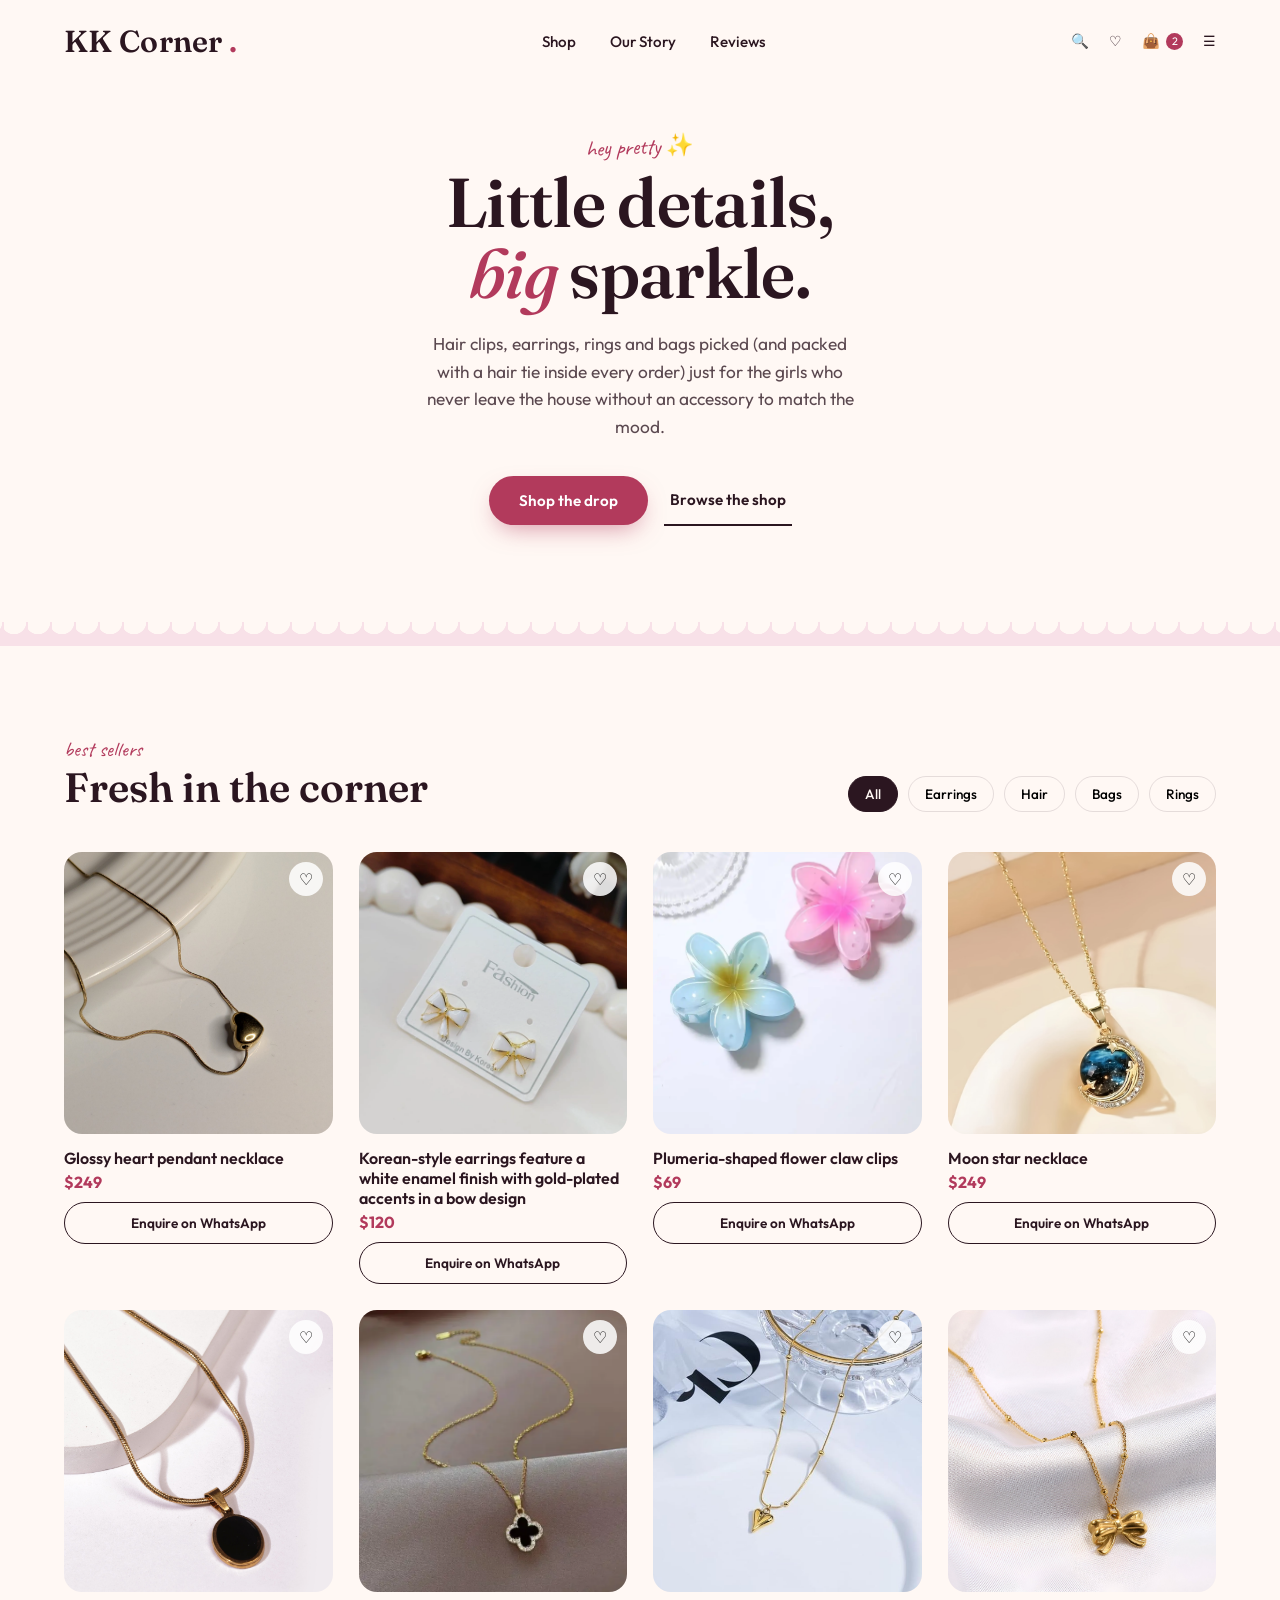
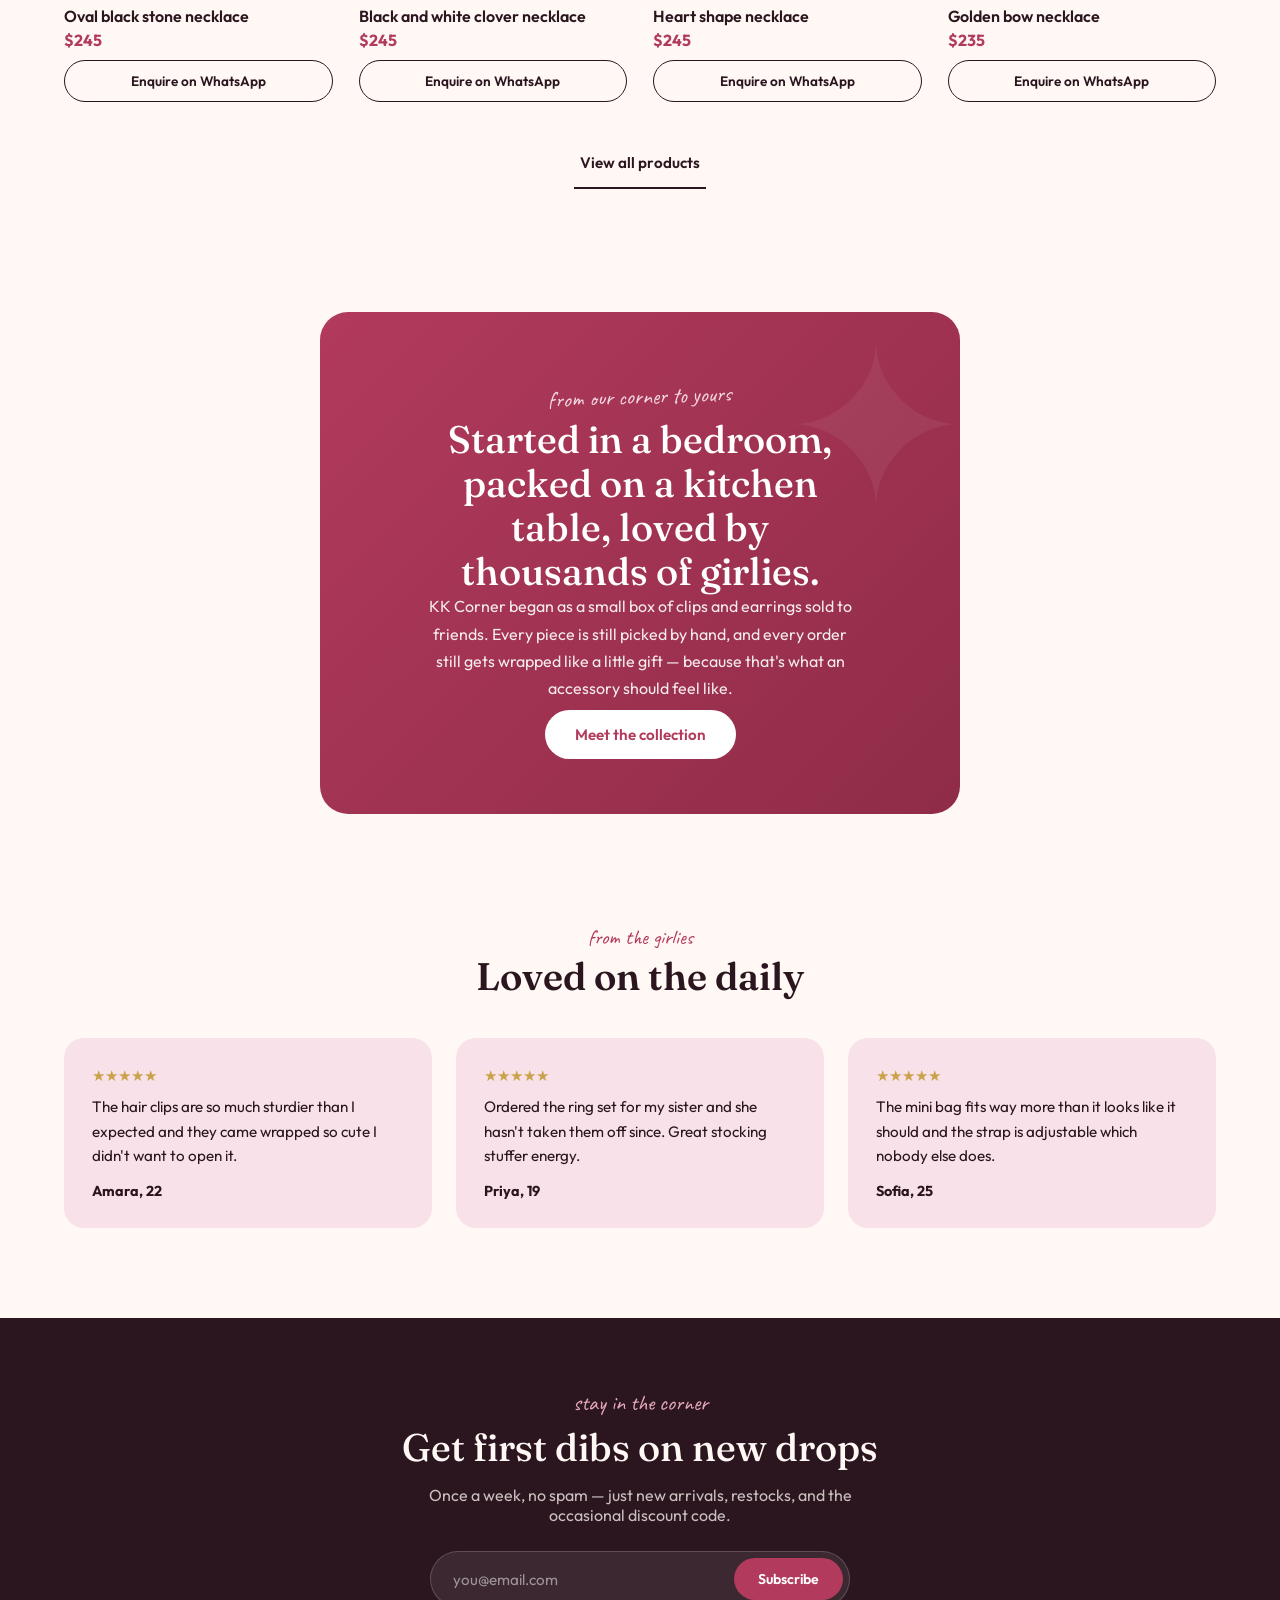
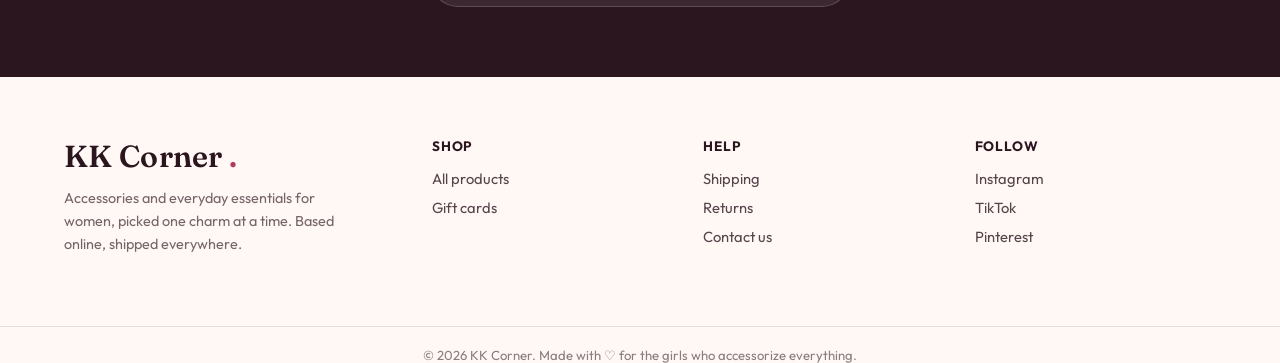
<file: index.html>
<!DOCTYPE html>
<html lang="en">
<head>
<meta charset="UTF-8">
<meta name="viewport" content="width=device-width, initial-scale=1.0">
<title>KK Corner — Little Details, Big Sparkle</title>
<link rel="preconnect" href="https://fonts.googleapis.com">
<link href="https://fonts.googleapis.com/css2?family=Fraunces:ital,opsz,wght@0,9..144,300;0,9..144,500;0,9..144,600;1,9..144,500&family=Outfit:wght@300;400;500;600;700&family=Caveat:wght@600;700&family=Dancing+Script:wght@600;700&display=swap" rel="stylesheet">
<link rel="stylesheet" href="style.css">
</head>
<body>

  <header>
    <div class="logo">KK Corner<span class="dot">.</span></div>
    <nav>
      <ul>
        <li><a href="#shop">Shop</a></li>
        <li><a href="#story">Our Story</a></li>
        <li><a href="#reviews">Reviews</a></li>
      </ul>
    </nav>
    <div class="head-icons">
      <button aria-label="Search">🔍</button>
      <button aria-label="Wishlist">♡</button>
      <button aria-label="Bag">👜 <span class="bag-count">2</span></button>
      <button class="menu-toggle" aria-label="Menu">☰</button>
    </div>
  </header>

  <section class="hero">
    <div>
      <span class="hero-eyebrow">hey pretty ✨</span>
      <h1>Little details,<br><em>big</em> sparkle.</h1>
      <p>Hair clips, earrings, rings and bags picked (and packed with a hair tie inside every order) just for the girls who never leave the house without an accessory to match the mood.</p>
      <div class="hero-ctas">
        <a href="#shop" class="btn-primary">Shop the drop</a>
        <a href="#shop" class="btn-ghost">Browse the shop</a>
      </div>
    </div>
  </section>

  <div class="scallop"></div>

  <section class="shop" id="shop">
    <div class="shop-top">
      <div>
        <span class="kicker">best sellers</span>
        <h2>Fresh in the corner</h2>
      </div>
      <div class="filter-pills">
        <button class="pill active">All</button>
        <button class="pill">Earrings</button>
        <button class="pill">Hair</button>
        <button class="pill">Bags</button>
        <button class="pill">Rings</button>
      </div>
    </div>

    <div class="grid" id="productGrid">
      <p style="opacity:0.6;">Loading products…</p>
    </div>

    <div class="shop-more">
      <a href="#" class="btn-ghost">View all products</a>
    </div>
  </section>

  <section class="story" id="story">
    <div>
      <span class="hero-eyebrow" style="color:#F3D9E3;">from our corner to yours</span>
      <h2>Started in a bedroom, packed on a kitchen table, loved by thousands of girlies.</h2>
      <p>KK Corner began as a small box of clips and earrings sold to friends. Every piece is still picked by hand, and every order still gets wrapped like a little gift — because that's what an accessory should feel like.</p>
      <a href="#shop" class="btn-primary">Meet the collection</a>
    </div>
  </section>

  <section class="reviews" id="reviews">
    <div class="section-head">
      <span class="kicker">from the girlies</span>
      <h2>Loved on the daily</h2>
    </div>
    <div class="review-row">
      <div class="review-card">
        <div class="stars">★★★★★</div>
        <p>The hair clips are so much sturdier than I expected and they came wrapped so cute I didn't want to open it.</p>
        <div class="review-name">Amara, 22</div>
      </div>
      <div class="review-card">
        <div class="stars">★★★★★</div>
        <p>Ordered the ring set for my sister and she hasn't taken them off since. Great stocking stuffer energy.</p>
        <div class="review-name">Priya, 19</div>
      </div>
      <div class="review-card">
        <div class="stars">★★★★★</div>
        <p>The mini bag fits way more than it looks like it should and the strap is adjustable which nobody else does.</p>
        <div class="review-name">Sofia, 25</div>
      </div>
    </div>
  </section>

  <section class="newsletter">
    <span class="kicker">stay in the corner</span>
    <h2>Get first dibs on new drops</h2>
    <p>Once a week, no spam — just new arrivals, restocks, and the occasional discount code.</p>
    <form class="sub-form" onsubmit="event.preventDefault(); this.querySelector('button').textContent='Subscribed ♡';">
      <input type="email" placeholder="you@email.com" required>
      <button type="submit">Subscribe</button>
    </form>
  </section>

  <footer>
    <div>
      <div class="logo">KK Corner<span class="dot">.</span></div>
      <p>Accessories and everyday essentials for women, picked one charm at a time. Based online, shipped everywhere.</p>
    </div>
    <div>
      <h4>Shop</h4>
      <ul>
        <li><a href="#shop">All products</a></li>
        <li><a href="#">Gift cards</a></li>
      </ul>
    </div>
    <div>
      <h4>Help</h4>
      <ul>
        <li><a href="#">Shipping</a></li>
        <li><a href="#">Returns</a></li>
        <li><a href="#">Contact us</a></li>
      </ul>
    </div>
    <div>
      <h4>Follow</h4>
      <ul>
        <li><a href="#">Instagram</a></li>
        <li><a href="#">TikTok</a></li>
        <li><a href="#">Pinterest</a></li>
      </ul>
    </div>
  </footer>
  <div class="foot-bottom">© 2026 KK Corner. Made with ♡ for the girls who accessorize everything.</div>

  <script>
    let ALL_PRODUCTS = [];

    function money(n){ return '$' + Number(n).toFixed(0); }

    function cardHTML(p){
      const bg = p.gradient || 'linear-gradient(135deg,#F8E1E8,#E8A9BB)';
      const img = p.image
        ? `<img src="${p.image}" alt="${p.name}" style="width:100%;height:100%;object-fit:cover;">`
        : (p.emoji || '✨');
      const tag = p.tag ? `<span class="tag">${p.tag}</span>` : '';
      const was = p.wasPrice ? `<span class="was">${money(p.wasPrice)}</span>` : '';
      const waNumber = '9779816277829';
      const waText = encodeURIComponent(`Hi! I'm interested in this product: ${p.name} (${money(p.price)}). Could you tell me more about it?`);
      const waLink = `https://wa.me/${waNumber}?text=${waText}`;
      return `
        <div class="card">
          <a href="product.html?id=${encodeURIComponent(p.id)}">
            <div class="card-media" style="background:${bg};">
              ${tag}
              <button class="fav" aria-label="Save" onclick="event.preventDefault()">♡</button>
              ${img}
            </div>
            <h3>${p.name}</h3>
          </a>
          <div class="price">${money(p.price)} ${was}</div>
          <a href="${waLink}" target="_blank" rel="noopener" class="add-btn" style="display:block; text-align:center;">Enquire on WhatsApp</a>
        </div>`;
    }

    function renderProducts(list){
      const grid = document.getElementById('productGrid');
      if(!list.length){
        grid.innerHTML = '<p style="opacity:0.6;">No products yet — add some from the admin page.</p>';
        return;
      }
      grid.innerHTML = list.map(cardHTML).join('');
    }

    function setupFilters(){
      const pills = document.querySelectorAll('.filter-pills .pill');
      pills.forEach(pill => {
        pill.addEventListener('click', () => {
          pills.forEach(p => p.classList.remove('active'));
          pill.classList.add('active');
          const cat = pill.textContent.trim();
          if(cat === 'All'){
            renderProducts(ALL_PRODUCTS);
          } else {
            renderProducts(ALL_PRODUCTS.filter(p => (p.category || '').toLowerCase().includes(cat.toLowerCase())));
          }
        });
      });
    }

    fetch('products.json?_=' + Date.now())
      .then(r => r.json())
      .then(data => {
        ALL_PRODUCTS = data;
        renderProducts(ALL_PRODUCTS);
        setupFilters();
      })
      .catch(() => {
        document.getElementById('productGrid').innerHTML =
          '<p style="opacity:0.6;">Couldn\'t load products.json — this page needs to be viewed on your live GitHub Pages site, not opened as a local file.</p>';
      });
  </script>
</body>
</html>
</file>
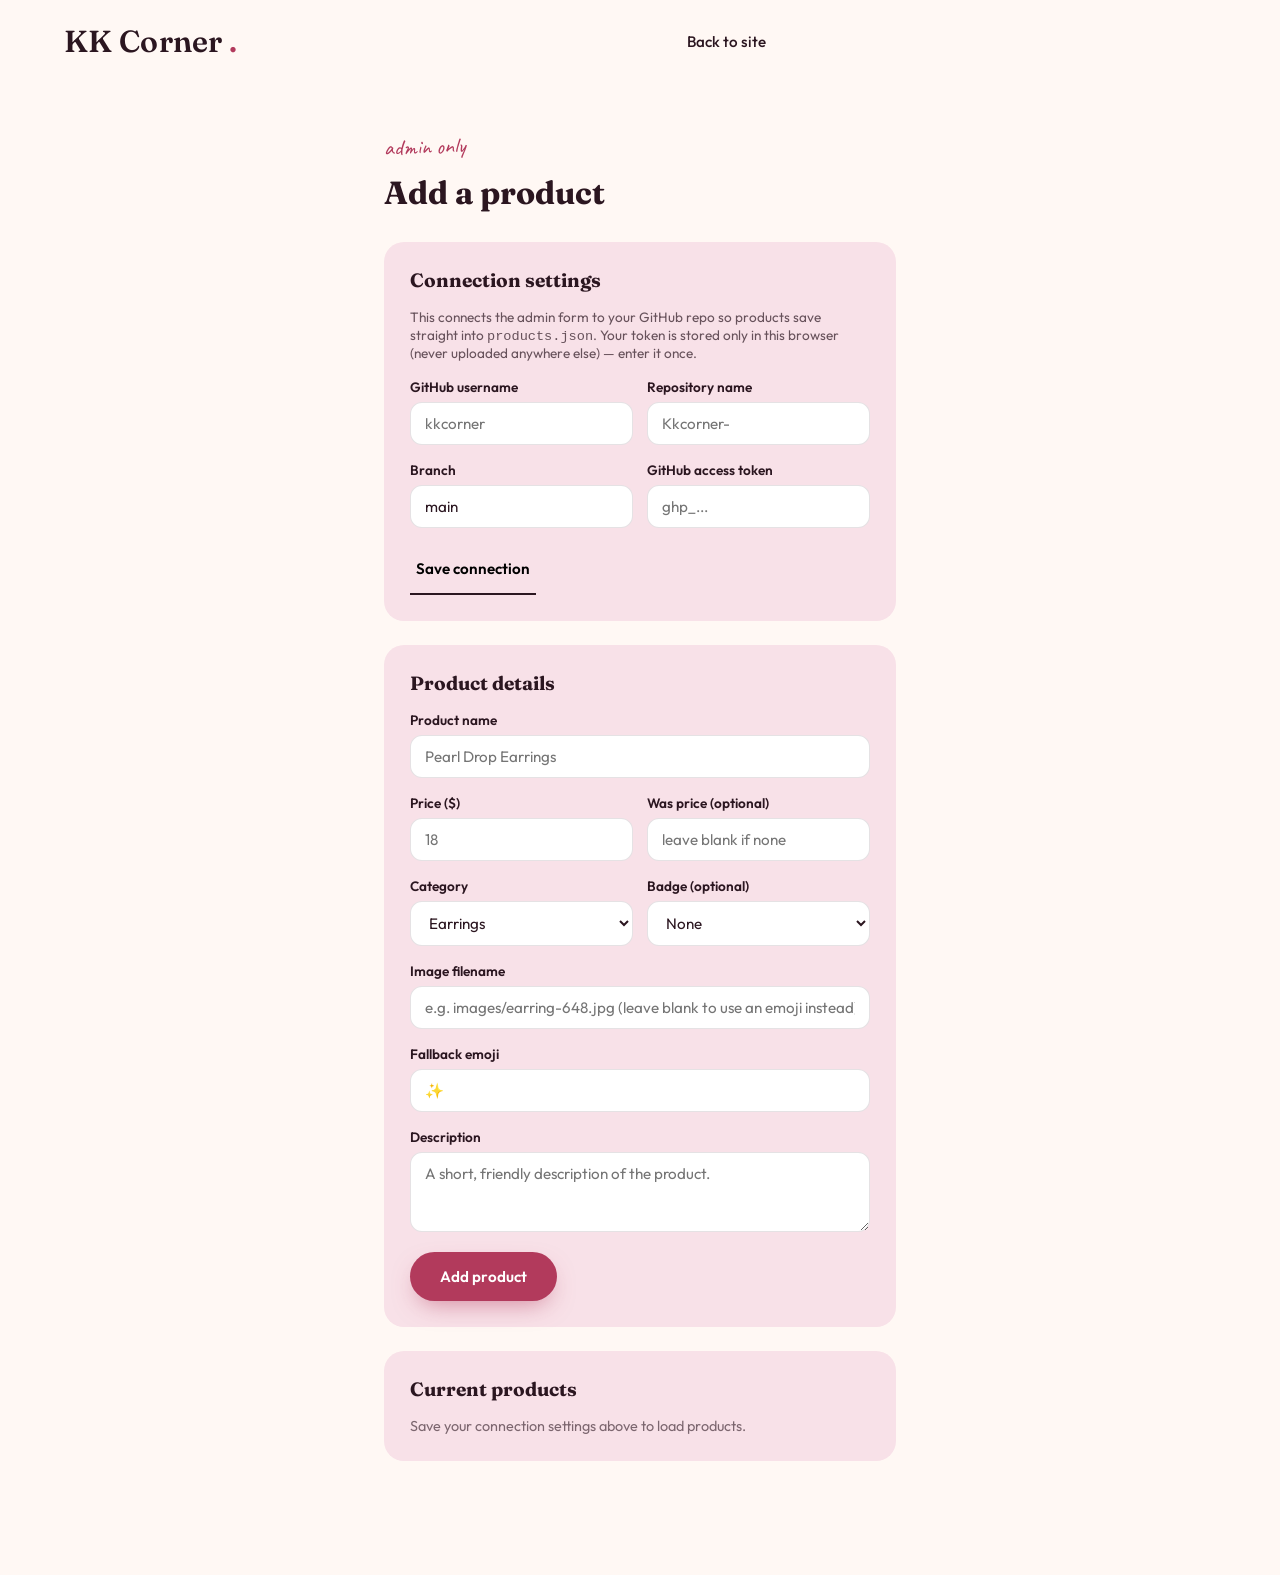
<file: admin.html>
<!DOCTYPE html>
<html lang="en">
<head>
<meta charset="UTF-8">
<meta name="viewport" content="width=device-width, initial-scale=1.0">
<title>KK Corner — Admin</title>
<link rel="preconnect" href="https://fonts.googleapis.com">
<link href="https://fonts.googleapis.com/css2?family=Fraunces:ital,opsz,wght@0,9..144,300;0,9..144,500;0,9..144,600;1,9..144,500&family=Outfit:wght@300;400;500;600;700&family=Caveat:wght@600;700&display=swap" rel="stylesheet">
<link rel="stylesheet" href="style.css">
<meta name="robots" content="noindex">
</head>
<body>

  <header>
    <a href="index.html" class="logo">KK Corner<span class="dot">.</span></a>
    <nav><ul><li><a href="index.html">Back to site</a></li></ul></nav>
    <div></div>
  </header>

  <div class="admin-wrap">
    <span class="hero-eyebrow">admin only</span>
    <h1 style="font-family:var(--serif); font-size:2rem; margin:6px 0 30px;">Add a product</h1>

    <div class="admin-card">
      <h3>Connection settings</h3>
      <p style="font-size:0.85rem; opacity:0.7; margin-bottom:16px;">
        This connects the admin form to your GitHub repo so products save straight into <code>products.json</code>.
        Your token is stored only in this browser (never uploaded anywhere else) — enter it once.
      </p>
      <div class="field-row">
        <div class="field">
          <label for="owner">GitHub username</label>
          <input id="owner" placeholder="kkcorner">
        </div>
        <div class="field">
          <label for="repo">Repository name</label>
          <input id="repo" placeholder="Kkcorner-">
        </div>
      </div>
      <div class="field-row">
        <div class="field">
          <label for="branch">Branch</label>
          <input id="branch" placeholder="main" value="main">
        </div>
        <div class="field">
          <label for="token">GitHub access token</label>
          <input id="token" type="password" placeholder="ghp_...">
        </div>
      </div>
      <button class="btn-ghost" id="saveSettings" type="button">Save connection</button>
      <span id="settingsMsg" style="font-size:0.82rem; margin-left:10px; opacity:0.7;"></span>
    </div>

    <div class="admin-card">
      <h3>Product details</h3>
      <div id="formMsg"></div>
      <form id="productForm">
        <div class="field">
          <label for="name">Product name</label>
          <input id="name" required placeholder="Pearl Drop Earrings">
        </div>
        <div class="field-row">
          <div class="field">
            <label for="price">Price ($)</label>
            <input id="price" type="number" step="0.01" min="0" required placeholder="18">
          </div>
          <div class="field">
            <label for="wasPrice">Was price (optional)</label>
            <input id="wasPrice" type="number" step="0.01" min="0" placeholder="leave blank if none">
          </div>
        </div>
        <div class="field-row">
          <div class="field">
            <label for="category">Category</label>
            <select id="category">
              <option>Earrings</option>
              <option>Necklaces</option>
              <option>Hair Clips</option>
              <option>Rings</option>
              <option>Bags</option>
              <option>Scrunchies</option>
              <option>Other</option>
            </select>
          </div>
          <div class="field">
            <label for="tag">Badge (optional)</label>
            <select id="tag">
              <option value="">None</option>
              <option value="new">New</option>
              <option value="bestseller">Bestseller</option>
            </select>
          </div>
        </div>
        <div class="field">
          <label for="image">Image filename</label>
          <input id="image" placeholder="e.g. images/earring-648.jpg (leave blank to use an emoji instead)">
        </div>
        <div class="field">
          <label for="emoji">Fallback emoji</label>
          <input id="emoji" placeholder="🦋" value="✨">
        </div>
        <div class="field">
          <label for="description">Description</label>
          <textarea id="description" placeholder="A short, friendly description of the product."></textarea>
        </div>
        <button class="btn-primary" type="submit" style="border:none;">Add product</button>
      </form>
    </div>

    <div class="admin-card">
      <h3>Current products</h3>
      <div id="productList"><p style="opacity:0.6; font-size:0.9rem;">Save your connection settings above to load products.</p></div>
    </div>
  </div>

  <script>
    const SETTINGS_KEY = 'kkcorner_admin_settings';

    function getSettings(){
      try{ return JSON.parse(localStorage.getItem(SETTINGS_KEY)) || {}; }
      catch(e){ return {}; }
    }
    function saveSettings(s){ localStorage.setItem(SETTINGS_KEY, JSON.stringify(s)); }

    function b64EncodeUnicode(str){
      return btoa(unescape(encodeURIComponent(str)));
    }
    function b64DecodeUnicode(str){
      return decodeURIComponent(escape(atob(str)));
    }

    function apiBase(){
      const s = getSettings();
      return `https://api.github.com/repos/${s.owner}/${s.repo}/contents/products.json`;
    }

    async function ghGetProducts(){
      const s = getSettings();
      const res = await fetch(`${apiBase()}?ref=${encodeURIComponent(s.branch || 'main')}&_=${Date.now()}`, {
        headers: s.token ? { Authorization: `token ${s.token}` } : {}
      });
      if(!res.ok) throw new Error(`Couldn't read products.json (${res.status}). Check your username, repo name, branch, and token.`);
      const data = await res.json();
      const products = JSON.parse(b64DecodeUnicode(data.content.replace(/\n/g, '')));
      return { products, sha: data.sha };
    }

    async function ghPutProducts(products, sha, message){
      const s = getSettings();
      if(!s.token) throw new Error('Add your GitHub token above first — writing needs it.');
      const res = await fetch(apiBase(), {
        method: 'PUT',
        headers: {
          Authorization: `token ${s.token}`,
          'Content-Type': 'application/json'
        },
        body: JSON.stringify({
          message: message,
          content: b64EncodeUnicode(JSON.stringify(products, null, 2)),
          sha: sha,
          branch: s.branch || 'main'
        })
      });
      if(!res.ok){
        const err = await res.json().catch(() => ({}));
        throw new Error(err.message || `GitHub rejected the save (${res.status}).`);
      }
      return res.json();
    }

    function slugify(name){
      return name.toLowerCase().trim().replace(/[^a-z0-9]+/g, '-').replace(/(^-|-$)/g, '');
    }

    function showMsg(el, text, ok){
      el.innerHTML = `<div class="admin-msg ${ok ? 'ok' : 'err'}">${text}</div>`;
    }

    document.getElementById('saveSettings').addEventListener('click', () => {
      const s = {
        owner: document.getElementById('owner').value.trim(),
        repo: document.getElementById('repo').value.trim(),
        branch: document.getElementById('branch').value.trim() || 'main',
        token: document.getElementById('token').value.trim()
      };
      saveSettings(s);
      document.getElementById('settingsMsg').textContent = 'Saved in this browser ✓';
      loadProductList();
    });

    function loadSettingsIntoForm(){
      const s = getSettings();
      if(s.owner) document.getElementById('owner').value = s.owner;
      if(s.repo) document.getElementById('repo').value = s.repo;
      if(s.branch) document.getElementById('branch').value = s.branch;
      if(s.token) document.getElementById('token').value = s.token;
    }

    async function loadProductList(){
      const listEl = document.getElementById('productList');
      const s = getSettings();
      if(!s.owner || !s.repo){
        listEl.innerHTML = '<p style="opacity:0.6; font-size:0.9rem;">Save your connection settings above to load products.</p>';
        return;
      }
      listEl.innerHTML = '<p style="opacity:0.6; font-size:0.9rem;">Loading…</p>';
      try{
        const { products } = await ghGetProducts();
        if(!products.length){
          listEl.innerHTML = '<p style="opacity:0.6; font-size:0.9rem;">No products yet.</p>';
          return;
        }
        listEl.innerHTML = products.map(p => `
          <div class="admin-list-item">
            <span>${p.name} — $${p.price}</span>
            <button class="del" type="button" data-id="${p.id}">Delete</button>
          </div>
        `).join('');
        listEl.querySelectorAll('.del').forEach(btn => {
          btn.addEventListener('click', () => deleteProduct(btn.dataset.id));
        });
      } catch(e){
        listEl.innerHTML = `<p style="color:var(--raspberry); font-size:0.85rem;">${e.message}</p>`;
      }
    }

    async function deleteProduct(id){
      if(!confirm('Remove this product?')) return;
      try{
        const { products, sha } = await ghGetProducts();
        const next = products.filter(p => p.id !== id);
        await ghPutProducts(next, sha, `Remove product: ${id}`);
        loadProductList();
      } catch(e){
        alert(e.message);
      }
    }

    document.getElementById('productForm').addEventListener('submit', async (e) => {
      e.preventDefault();
      const msgEl = document.getElementById('formMsg');
      const name = document.getElementById('name').value.trim();
      const price = parseFloat(document.getElementById('price').value);
      const wasPriceRaw = document.getElementById('wasPrice').value;
      const newProduct = {
        id: slugify(name) + '-' + Date.now().toString().slice(-5),
        name: name,
        price: price,
        wasPrice: wasPriceRaw ? parseFloat(wasPriceRaw) : null,
        category: document.getElementById('category').value,
        tag: document.getElementById('tag').value,
        image: document.getElementById('image').value.trim(),
        emoji: document.getElementById('emoji').value.trim() || '✨',
        description: document.getElementById('description').value.trim()
      };

      msgEl.innerHTML = '';
      try{
        const { products, sha } = await ghGetProducts();
        products.push(newProduct);
        await ghPutProducts(products, sha, `Add product: ${name}`);
        showMsg(msgEl, `"${name}" was added ✓`, true);
        document.getElementById('productForm').reset();
        document.getElementById('emoji').value = '✨';
        loadProductList();
      } catch(err){
        showMsg(msgEl, err.message, false);
      }
    });

    loadSettingsIntoForm();
    loadProductList();
  </script>
</body>
</html>
</file>
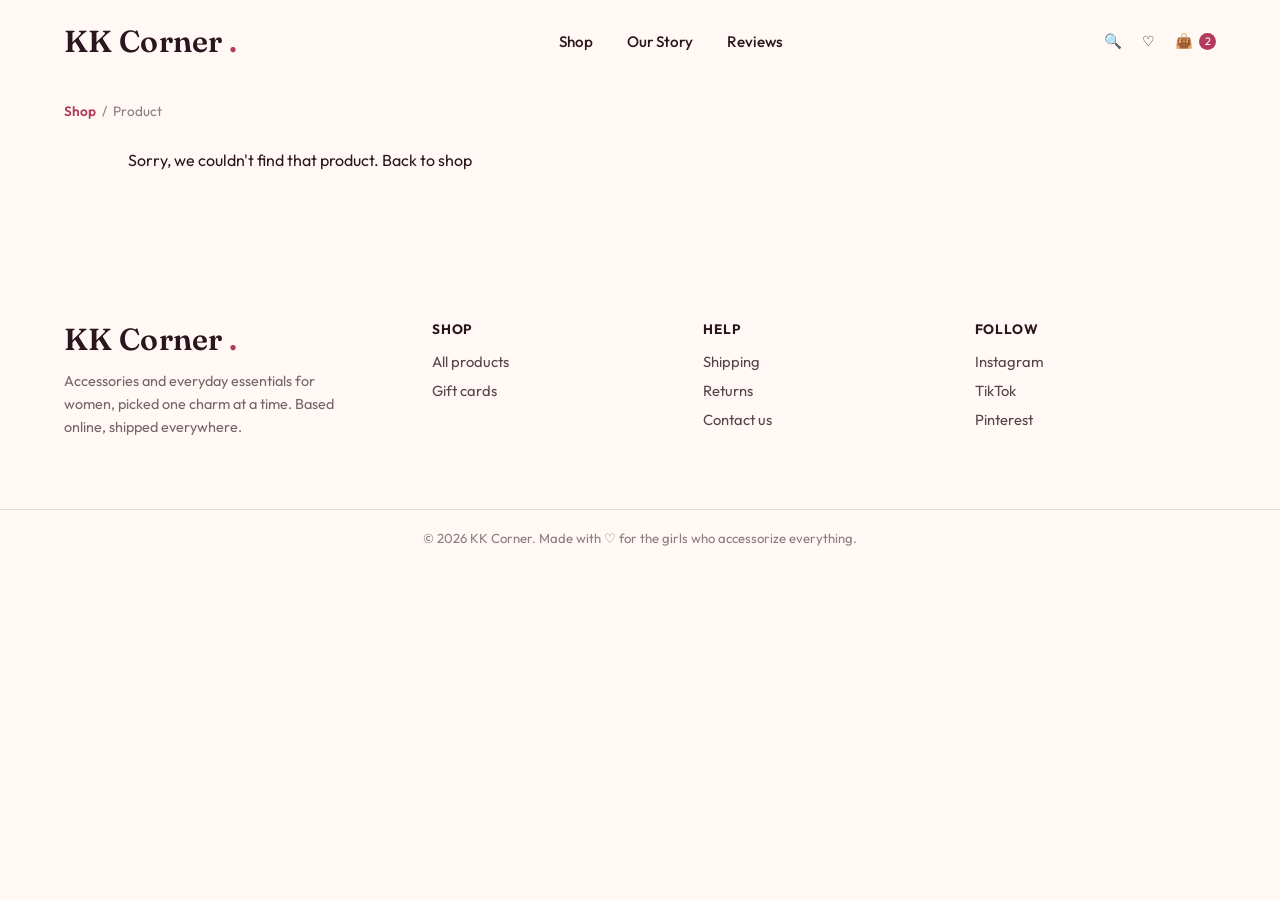
<file: product.html>
<!DOCTYPE html>
<html lang="en">
<head>
<meta charset="UTF-8">
<meta name="viewport" content="width=device-width, initial-scale=1.0">
<title>KK Corner</title>
<link rel="preconnect" href="https://fonts.googleapis.com">
<link href="https://fonts.googleapis.com/css2?family=Fraunces:ital,opsz,wght@0,9..144,300;0,9..144,500;0,9..144,600;1,9..144,500&family=Outfit:wght@300;400;500;600;700&family=Caveat:wght@600;700&display=swap" rel="stylesheet">
<link rel="stylesheet" href="style.css">
</head>
<body>

  <header>
    <a href="index.html" class="logo">KK Corner<span class="dot">.</span></a>
    <nav>
      <ul>
        <li><a href="index.html#shop">Shop</a></li>
        <li><a href="index.html#story">Our Story</a></li>
        <li><a href="index.html#reviews">Reviews</a></li>
      </ul>
    </nav>
    <div class="head-icons">
      <button aria-label="Search">🔍</button>
      <button aria-label="Wishlist">♡</button>
      <button aria-label="Bag">👜 <span class="bag-count">2</span></button>
    </div>
  </header>

  <div style="height:20px;"></div>

  <div class="breadcrumb"><a href="index.html">Shop</a> &nbsp;/&nbsp; <span id="crumbName">Product</span></div>

  <section class="product-detail" id="productDetail">
    <p style="padding:0 5vw;">Loading…</p>
  </section>

  <footer>
    <div>
      <div class="logo">KK Corner<span class="dot">.</span></div>
      <p>Accessories and everyday essentials for women, picked one charm at a time. Based online, shipped everywhere.</p>
    </div>
    <div>
      <h4>Shop</h4>
      <ul>
        <li><a href="index.html#shop">All products</a></li>
        <li><a href="#">Gift cards</a></li>
      </ul>
    </div>
    <div>
      <h4>Help</h4>
      <ul>
        <li><a href="#">Shipping</a></li>
        <li><a href="#">Returns</a></li>
        <li><a href="#">Contact us</a></li>
      </ul>
    </div>
    <div>
      <h4>Follow</h4>
      <ul>
        <li><a href="#">Instagram</a></li>
        <li><a href="#">TikTok</a></li>
        <li><a href="#">Pinterest</a></li>
      </ul>
    </div>
  </footer>
  <div class="foot-bottom">© 2026 KK Corner. Made with ♡ for the girls who accessorize everything.</div>

  <script>
    function money(n){ return '$' + Number(n).toFixed(0); }

    const params = new URLSearchParams(window.location.search);
    const id = params.get('id');

    fetch('products.json?_=' + Date.now())
      .then(r => r.json())
      .then(products => {
        const p = products.find(x => x.id === id);
        const wrap = document.getElementById('productDetail');
        if(!p){
          wrap.innerHTML = '<p style="padding:0 5vw;">Sorry, we couldn\'t find that product. <a href="index.html">Back to shop</a></p>';
          return;
        }
        document.title = p.name + ' — KK Corner';
        document.getElementById('crumbName').textContent = p.name;

        const bg = p.gradient || 'linear-gradient(135deg,#F8E1E8,#E8A9BB)';
        const media = p.image
          ? `<img src="${p.image}" alt="${p.name}">`
          : (p.emoji || '✨');
        const was = p.wasPrice ? `<span class="was">${money(p.wasPrice)}</span>` : '';
        const waNumber = '9779816277829';
        const waText = encodeURIComponent(`Hi! I'm interested in this product: ${p.name} (${money(p.price)}). Could you tell me more about it?`);
        const waLink = `https://wa.me/${waNumber}?text=${waText}`;

        wrap.innerHTML = `
          <div class="product-media" style="background:${bg};">${media}</div>
          <div class="product-info">
            <span class="kicker">${p.category || ''}</span>
            <h1>${p.name}</h1>
            <div class="price">${money(p.price)} ${was}</div>
            <p class="desc">${p.description || ''}</p>
            <a href="${waLink}" target="_blank" rel="noopener" class="btn-primary" style="display:inline-block; text-align:center;">Enquire on WhatsApp</a>
          </div>`;
      })
      .catch(() => {
        document.getElementById('productDetail').innerHTML =
          '<p style="padding:0 5vw;">Couldn\'t load product data — view this on your live GitHub Pages site rather than a local file.</p>';
      });
  </script>
</body>
</html>
</file>
<file: style.css>
:root{
    --cream:#FFF8F4;
    --ink:#2B1620;
    --rose:#E8A9BB;
    --rose-deep:#D982A0;
    --raspberry:#B23A5C;
    --blush:#F8E1E8;
    --gold:#C9A24B;
    --line: rgba(43,22,32,0.12);
    --serif:'Fraunces', serif;
    --sans:'Outfit', sans-serif;
    --hand:'Caveat', cursive;
    --script:'Dancing Script', cursive;
  }
  *{margin:0;padding:0;box-sizing:border-box;}
  body{
    background:var(--cream);
    color:var(--ink);
    font-family:var(--sans);
    -webkit-font-smoothing:antialiased;
    overflow-x:hidden;
  }
  a{color:inherit;text-decoration:none;}
  img{display:block;max-width:100%;}
  button{font-family:inherit;cursor:pointer;border:none;background:none;}

  @media (prefers-reduced-motion: reduce){
    *{animation:none !important; transition:none !important;}
  }

  /* ---------- Announcement bar ---------- */
  .announce{
    background:var(--ink);
    color:var(--blush);
    text-align:center;
    font-size:0.78rem;
    letter-spacing:0.08em;
    padding:8px 10px;
    text-transform:uppercase;
  }
  .announce span{color:var(--gold);}

  /* ---------- Header ---------- */
  header{
    display:flex;
    align-items:center;
    justify-content:space-between;
    padding:22px 5vw;
    position:relative;
    z-index:20;
  }
  .logo{
    font-family:var(--serif);
    font-size:1.9rem;
    font-weight:600;
    letter-spacing:0.01em;
    display:flex;
    align-items:baseline;
    gap:6px;
  }
  .logo .dot{color:var(--raspberry);}
  nav ul{
    display:flex;
    gap:34px;
    list-style:none;
    font-size:0.95rem;
    font-weight:500;
  }
  nav a{
    position:relative;
    padding-bottom:4px;
  }
  nav a::after{
    content:'';
    position:absolute;
    left:0; right:0; bottom:0;
    height:2px;
    background:var(--raspberry);
    transform:scaleX(0);
    transform-origin:left;
    transition:transform .25s ease;
  }
  nav a:hover::after{transform:scaleX(1);}
  .head-icons{
    display:flex;
    align-items:center;
    gap:20px;
  }
  .head-icons button{
    color:var(--ink);
    display:flex;
    align-items:center;
    gap:6px;
    font-size:0.9rem;
  }
  .bag-count{
    background:var(--raspberry);
    color:#fff;
    font-size:0.68rem;
    border-radius:50%;
    width:17px;height:17px;
    display:flex;align-items:center;justify-content:center;
  }
  .menu-toggle{display:none;font-size:1.6rem;}

  @media (max-width:860px){
    nav{display:none;}
    .menu-toggle{display:block;}
  }

  /* ---------- Hero ---------- */
  .hero{
    position:relative;
    padding:50px 5vw 80px;
    max-width:760px;
    margin:0 auto;
    text-align:center;
    min-height:60vh;
    display:flex;
    flex-direction:column;
    align-items:center;
  }
  .hero-eyebrow{
    font-family:var(--hand);
    font-size:1.4rem;
    color:var(--raspberry);
    transform:rotate(-2deg);
    display:inline-block;
    margin-bottom:6px;
  }
  .hero h1{
    font-family:var(--serif);
    font-weight:600;
    font-size:clamp(2.6rem, 5.4vw, 4.6rem);
    line-height:1.02;
    letter-spacing:-0.01em;
  }
  .hero h1 em{
    font-style:italic;
    font-weight:500;
    color:var(--raspberry);
  }
  .hero p{
    margin:22px auto 0;
    font-size:1.08rem;
    max-width:440px;
    line-height:1.6;
    color:rgba(43,22,32,0.78);
  }
  .hero-ctas{
    margin-top:34px;
    display:flex;
    gap:16px;
    align-items:center;
    justify-content:center;
    flex-wrap:wrap;
  }
  .btn-primary{
    background:var(--raspberry);
    color:#fff;
    padding:15px 30px;
    border-radius:999px;
    font-weight:600;
    font-size:0.95rem;
    box-shadow:0 10px 24px -8px rgba(178,58,92,0.55);
    transition:transform .2s ease, box-shadow .2s ease;
  }
  .btn-primary:hover{transform:translateY(-2px); box-shadow:0 14px 28px -8px rgba(178,58,92,0.65);}
  .btn-ghost{
    padding:15px 6px;
    font-weight:600;
    font-size:0.95rem;
    border-bottom:2px solid var(--ink);
  }

  @media (max-width:860px){
    .hero p{max-width:none;}
  }

  /* ---------- Scallop divider (signature) ---------- */
  .scallop{
    height:34px;
    width:100%;
    background:var(--cream);
    background-image: radial-gradient(circle at 10px 0, transparent 12px, var(--blush) 12.5px);
    background-size:24px 24px;
    background-repeat:repeat-x;
    background-position:top;
  }
  .scallop.flip{
    transform:scaleY(-1);
  }

  /* ---------- Category strip ---------- */
  .categories{
    background:var(--blush);
    padding:60px 5vw 70px;
  }
  .section-head{
    text-align:center;
    margin-bottom:38px;
  }
  .section-head .kicker{
    font-family:var(--hand);
    color:var(--raspberry);
    font-size:1.3rem;
  }
  .section-head h2{
    font-family:var(--serif);
    font-weight:600;
    font-size:clamp(1.8rem,3vw,2.6rem);
    margin-top:2px;
  }
  .cat-row{
    display:grid;
    grid-template-columns:repeat(6,1fr);
    gap:18px;
  }
  .cat-card{
    background:var(--cream);
    border-radius:20px;
    padding:26px 10px 18px;
    text-align:center;
    transition:transform .2s ease, box-shadow .2s ease;
    box-shadow:0 2px 0 var(--line);
  }
  .cat-card:hover{transform:translateY(-6px); box-shadow:0 14px 22px -12px rgba(43,22,32,0.25);}
  .cat-card .icon{font-size:2rem; margin-bottom:10px;}
  .cat-card span{font-size:0.86rem; font-weight:600;}
  @media (max-width:860px){
    .cat-row{grid-template-columns:repeat(3,1fr);}
  }
  @media (max-width:480px){
    .cat-row{grid-template-columns:repeat(2,1fr);}
  }

  /* ---------- Products ---------- */
  .shop{
    padding:80px 5vw 40px;
  }
  .shop-top{
    display:flex;
    justify-content:space-between;
    align-items:flex-end;
    margin-bottom:40px;
    flex-wrap:wrap;
    gap:16px;
  }
  .shop-top h2{
    font-family:var(--serif);
    font-size:clamp(1.9rem,3.2vw,2.7rem);
    font-weight:600;
  }
  .shop-top .kicker{font-family:var(--hand); color:var(--raspberry); font-size:1.3rem;}
  .filter-pills{display:flex; gap:10px; flex-wrap:wrap;}
  .pill{
    padding:8px 16px;
    border-radius:999px;
    border:1.5px solid var(--line);
    font-size:0.85rem;
    font-weight:500;
  }
  .pill.active{background:var(--ink); color:var(--cream); border-color:var(--ink);}

  .grid{
    display:grid;
    grid-template-columns:repeat(4,1fr);
    gap:26px;
  }
  @media (max-width:1080px){.grid{grid-template-columns:repeat(3,1fr);}}
  @media (max-width:760px){.grid{grid-template-columns:repeat(2,1fr);}}

  .card{
    position:relative;
  }
  .card > a{
    display:block;
    color:inherit;
  }
  .card-media{
    position:relative;
    border-radius:18px;
    aspect-ratio:1/1.05;
    display:flex;
    align-items:center;
    justify-content:center;
    font-size:3.2rem;
    overflow:hidden;
    margin-bottom:14px;
  }
  .card-media .tag{
    position:absolute;
    top:12px; left:12px;
    background:var(--raspberry);
    color:#fff;
    font-family:var(--hand);
    font-size:0.95rem;
    font-weight:700;
    padding:3px 12px 4px;
    border-radius:999px;
    transform:rotate(-4deg);
  }
  .card-media .fav{
    position:absolute;
    top:10px; right:10px;
    width:34px;height:34px;
    border-radius:50%;
    background:rgba(255,255,255,0.85);
    display:flex;align-items:center;justify-content:center;
    font-size:1rem;
    transition:transform .15s ease;
  }
  .card-media .fav:hover{transform:scale(1.12);}
  .card h3{
    font-size:1rem;
    font-weight:600;
    margin-bottom:4px;
  }
  .card .price{
    color:var(--raspberry);
    font-weight:700;
  }
  .card .price .was{
    color:rgba(43,22,32,0.4);
    text-decoration:line-through;
    font-weight:500;
    font-size:0.85rem;
    margin-left:6px;
  }
  .add-btn{
    margin-top:10px;
    width:100%;
    padding:11px 0;
    border-radius:999px;
    border:1.5px solid var(--ink);
    font-weight:600;
    font-size:0.85rem;
    transition:background .2s ease, color .2s ease;
  }
  .add-btn:hover{background:var(--ink); color:var(--cream);}

  .shop-more{
    text-align:center;
    margin:50px 0 10px;
  }

  /* ---------- Story banner ---------- */
  .story{
    margin:90px 5vw;
    background:linear-gradient(135deg, var(--raspberry), #8f2c47);
    border-radius:28px;
    padding:70px 8vw;
    color:#fff;
    max-width:640px;
    margin-left:auto;
    margin-right:auto;
    text-align:center;
    position:relative;
    overflow:hidden;
  }
  .story::before{
    content:'✦';
    position:absolute;
    right:-10px; top:-30px;
    font-size:14rem;
    color:rgba(255,255,255,0.06);
  }
  .story h2{
    font-family:var(--serif);
    font-size:clamp(1.8rem,3vw,2.5rem);
    line-height:1.15;
    font-weight:500;
  }
  .story p{
    opacity:0.9;
    line-height:1.7;
    margin-bottom:22px;
  }
  .story .btn-primary{background:#fff; color:var(--raspberry); box-shadow:none;}
  @media (max-width:820px){
    .story{padding:50px 8vw; margin:60px 5vw;}
  }

  /* ---------- Reviews ---------- */
  .reviews{
    padding:20px 5vw 90px;
  }
  .review-row{
    display:grid;
    grid-template-columns:repeat(3,1fr);
    gap:24px;
  }
  @media (max-width:860px){.review-row{grid-template-columns:1fr;}}
  .review-card{
    background:var(--blush);
    border-radius:20px;
    padding:28px;
  }
  .stars{color:var(--gold); margin-bottom:10px; font-size:0.95rem;}
  .review-card p{line-height:1.6; font-size:0.95rem; margin-bottom:14px;}
  .review-name{font-weight:700; font-size:0.9rem;}

  /* ---------- Newsletter ---------- */
  .newsletter{
    background:var(--ink);
    color:var(--cream);
    padding:70px 5vw;
    text-align:center;
  }
  .newsletter .kicker{font-family:var(--hand); color:var(--rose); font-size:1.4rem;}
  .newsletter h2{
    font-family:var(--serif);
    font-size:clamp(1.8rem,3vw,2.4rem);
    margin:6px 0 14px;
    font-weight:500;
  }
  .newsletter p{opacity:0.75; max-width:460px; margin:0 auto 26px;}
  .sub-form{
    display:flex;
    max-width:420px;
    margin:0 auto;
    background:rgba(255,255,255,0.08);
    border-radius:999px;
    padding:6px 6px 6px 22px;
    border:1px solid rgba(255,255,255,0.18);
  }
  .sub-form input{
    background:none;
    border:none;
    outline:none;
    flex:1;
    color:#fff;
    font-family:inherit;
    font-size:0.95rem;
  }
  .sub-form input::placeholder{color:rgba(255,255,255,0.5);}
  .sub-form button{
    background:var(--raspberry);
    color:#fff;
    padding:12px 24px;
    border-radius:999px;
    font-weight:600;
    font-size:0.88rem;
    white-space:nowrap;
  }

  /* ---------- Footer ---------- */
  footer{
    padding:60px 5vw 30px;
    display:grid;
    grid-template-columns:1.4fr 1fr 1fr 1fr;
    gap:30px;
  }
  footer .logo{margin-bottom:12px;}
  footer p{color:rgba(43,22,32,0.65); font-size:0.9rem; line-height:1.6; max-width:280px;}
  footer h4{font-size:0.85rem; text-transform:uppercase; letter-spacing:0.06em; margin-bottom:14px;}
  footer ul{list-style:none; display:flex; flex-direction:column; gap:10px; font-size:0.92rem; color:rgba(43,22,32,0.8);}
  .foot-bottom{
    border-top:1px solid var(--line);
    margin-top:40px;
    padding-top:20px;
    text-align:center;
    font-size:0.82rem;
    color:rgba(43,22,32,0.55);
  }
  @media (max-width:760px){
    footer{grid-template-columns:1fr 1fr;}
  }

  /* ---------- Product detail page ---------- */
  .breadcrumb{
    padding:0 5vw;
    font-size:0.85rem;
    color:rgba(43,22,32,0.55);
    margin-bottom:30px;
  }
  .breadcrumb a{color:var(--raspberry); font-weight:600;}
  .product-detail{
    padding:0 5vw 90px;
    display:grid;
    grid-template-columns:1fr 1fr;
    gap:50px;
    align-items:flex-start;
  }
  .product-media{
    border-radius:24px;
    aspect-ratio:1/1;
    display:flex;
    align-items:center;
    justify-content:center;
    font-size:7rem;
    overflow:hidden;
  }
  .product-media img{width:100%; height:100%; object-fit:cover;}
  .product-info .kicker{font-family:var(--hand); color:var(--raspberry); font-size:1.3rem;}
  .product-info h1{
    font-family:var(--serif);
    font-weight:600;
    font-size:clamp(1.9rem,3.4vw,2.7rem);
    margin:4px 0 14px;
  }
  .product-info .price{
    font-size:1.4rem;
    font-weight:700;
    color:var(--raspberry);
    margin-bottom:20px;
  }
  .product-info .price .was{
    color:rgba(43,22,32,0.4);
    text-decoration:line-through;
    font-weight:500;
    font-size:1rem;
    margin-left:10px;
  }
  .product-info p.desc{
    line-height:1.7;
    color:rgba(43,22,32,0.78);
    margin-bottom:30px;
  }
  @media (max-width:820px){
    .product-detail{grid-template-columns:1fr;}
    .product-media{font-size:5rem;}
  }

  /* ---------- Admin page ---------- */
  .admin-wrap{
    max-width:640px;
    margin:0 auto;
    padding:50px 5vw 90px;
  }
  .admin-card{
    background:var(--blush);
    border-radius:20px;
    padding:26px;
    margin-bottom:24px;
  }
  .admin-card h3{
    font-family:var(--serif);
    font-size:1.2rem;
    margin-bottom:16px;
  }
  .field{margin-bottom:16px;}
  .field label{
    display:block;
    font-size:0.85rem;
    font-weight:600;
    margin-bottom:6px;
  }
  .field input, .field select, .field textarea{
    width:100%;
    padding:11px 14px;
    border-radius:12px;
    border:1.5px solid var(--line);
    font-family:inherit;
    font-size:0.95rem;
    background:#fff;
    color:var(--ink);
  }
  .field textarea{resize:vertical; min-height:80px;}
  .field-row{display:grid; grid-template-columns:1fr 1fr; gap:14px;}
  .admin-msg{
    font-size:0.88rem;
    padding:10px 14px;
    border-radius:10px;
    margin-bottom:16px;
  }
  .admin-msg.ok{background:#DCF3E3; color:#1f5c33;}
  .admin-msg.err{background:#FBE0E0; color:#8c2323;}
  .admin-list-item{
    display:flex;
    align-items:center;
    justify-content:space-between;
    gap:12px;
    padding:12px 0;
    border-bottom:1px solid var(--line);
    font-size:0.92rem;
  }
  .admin-list-item .del{
    color:var(--raspberry);
    font-weight:600;
    font-size:0.82rem;
  }
</file>
